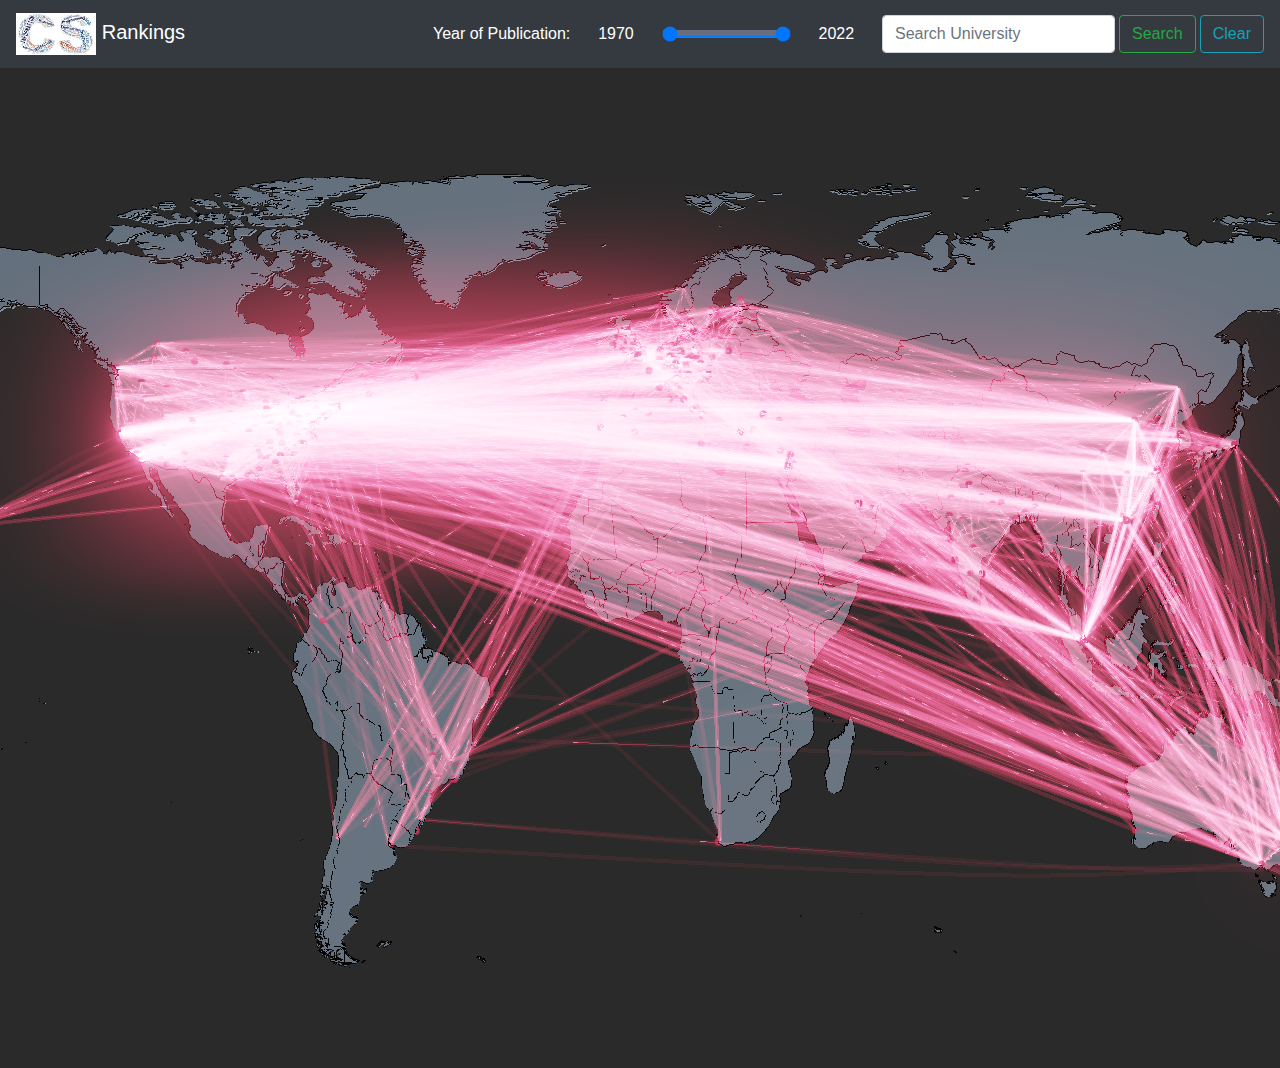
<file: courses/cs848/vis-project/index.html>
<!DOCTYPE html>
<html>
<head>
    <meta charset="utf-8">
    <!-- 引入 ECharts 文件 -->
    <script src="javascript/echarts.js"></script>
    <script src="javascript/world.js"></script>
    <script src="javascript/echarts-gl.js"> </script>
    <meta name="viewport" 
          content="width=device-width, initial-scale=1, shrink-to-fit=no">
    <link rel="stylesheet" href="https://maxcdn.bootstrapcdn.com/bootstrap/4.0.0/css/bootstrap.min.css">
    <script src="https://code.jquery.com/jquery-3.2.1.slim.min.js"></script>
    <script src="https://maxcdn.bootstrapcdn.com/bootstrap/4.0.0/js/bootstrap.min.js"></script>
    <link rel="stylesheet" href="javascript/multirange.css">
    <script src="javascript/multirange.js"></script>

    <style>
      #mainview{width: 100%; height:1000px;}
      #subview_1{ z-index: 1; position: absolute; top: 40px; right: 20px; }
      .subview_component{width:300px; height: 200px; margin: 5px; }
      #logo {width: 20%; height: 20%;}
      .year-input{color: white;}
    </style>
</head>

<body>
  <nav class="navbar navbar-expand-lg navbar-dark bg-dark">
      <a class="navbar-brand" href="#">
        <img id= "logo" src="logo.jpg" alt="">
        Rankings
      </a>
      <div class="collapse navbar-collapse" id="navbarSupportedContent">
        <!-- <ul class="navbar-nav mr-auto">
          <li class="nav-item dropdown">
            <a class="nav-link dropdown-toggle" href="#" id="navbarDropdown" role="button" data-toggle="dropdown" aria-haspopup="true" aria-expanded="false" style="color:white;">
              Filter by Research Field
            </a>
            <div class="dropdown-menu" aria-labelledby="navbarDropdown">
              <a class="dropdown-item" id="filter-by-ai" href="#">AI</a>
              <a class="dropdown-item" id="filter-by-systems" href="#">Systems</a>
              <a class="dropdown-item" id="filter-by-theory" href="#">Theory</a>
              <a class="dropdown-item" id="filter-by-..." href="#">...</a>
              <div class="dropdown-divider"></div>
              <a class="dropdown-item" id="reset-sort-order" href="#">Reset Filter</a>
            </div>
          </li>
        </ul> -->

        <p class="navbar-nav mr-auto year-input">Year of Publication: </p>
        <p class="navbar-nav mr-auto year-input" id="year-input-min">1970</p>
        <div class="navbar-nav mr-auto">
          <input id="year-input" type="range" min="1970" max="2022" multiple value="1970,2022" onchange="updateYearMax(); main_loading();"/>
        </div>
        <p class="navbar-nav mr-auto year-input" id="year-input-max">2022</p>

        <form class="form-inline my-2 my-lg-0">
          <input class="form-control mr-sm-1" id="search-box" type="search" placeholder="Search University" aria-label="Search">
          <div class="btn btn-outline-success my-1 my-sm-0" id="search-button" onclick="searchUni()">Search</div>
          <div class="btn btn-outline-info ml-1 my-1 my-sm-0" id="clear-button">Clear</div>
        </form>
      </div>
  </nav>

	<div id='mainview'> </div>

  <div id='subview_1' onclick="toggleSubview()">
    <div id='subview_faculty' class='subview_component'> </div>
    <div id='subview_field' class='subview_component'> </div>
  </div>

  <script type="text/javascript" src='./mainview.js'></script>
  <script type="text/javascript" src='./uni_subview.js'></script>
  <script type="text/javascript" src='./navbar.js'></script>

</body>

</html>
</file>
<file: courses/cs848/vis-project/javascript/multirange.css>
@supports (--css: variables) {
	input[type="range"].multirange {
		padding: 0;
		margin: 0;
		display: inline-block;
		vertical-align: top;
	}

	input[type="range"].multirange.original {
		position: absolute;
	}

		input[type="range"].multirange.original::-webkit-slider-thumb {
			position: relative;
			z-index: 2;
		}

		input[type="range"].multirange.original::-moz-range-thumb {
			transform: scale(1); /* FF doesn't apply position it seems */
			z-index: 1;
		}

		input[type="range"].multirange::-moz-range-track {
			border-color: transparent; /* needed to switch FF to "styleable" control */
		}

	input[type="range"].multirange.ghost {
		position: relative;
		background: var(--track-background);
		--track-background: linear-gradient(to right,
				transparent var(--low), var(--range-color) 0,
				var(--range-color) var(--high), transparent 0
			) no-repeat 0 45% / 100% 40%;
		--range-color: rgb(103,111,126);
	}

		input[type="range"].multirange.ghost::-webkit-slider-runnable-track {
			background: var(--track-background);
		}

		input[type="range"].multirange.ghost::-moz-range-track {
			background: var(--track-background);
		}

}
</file>
